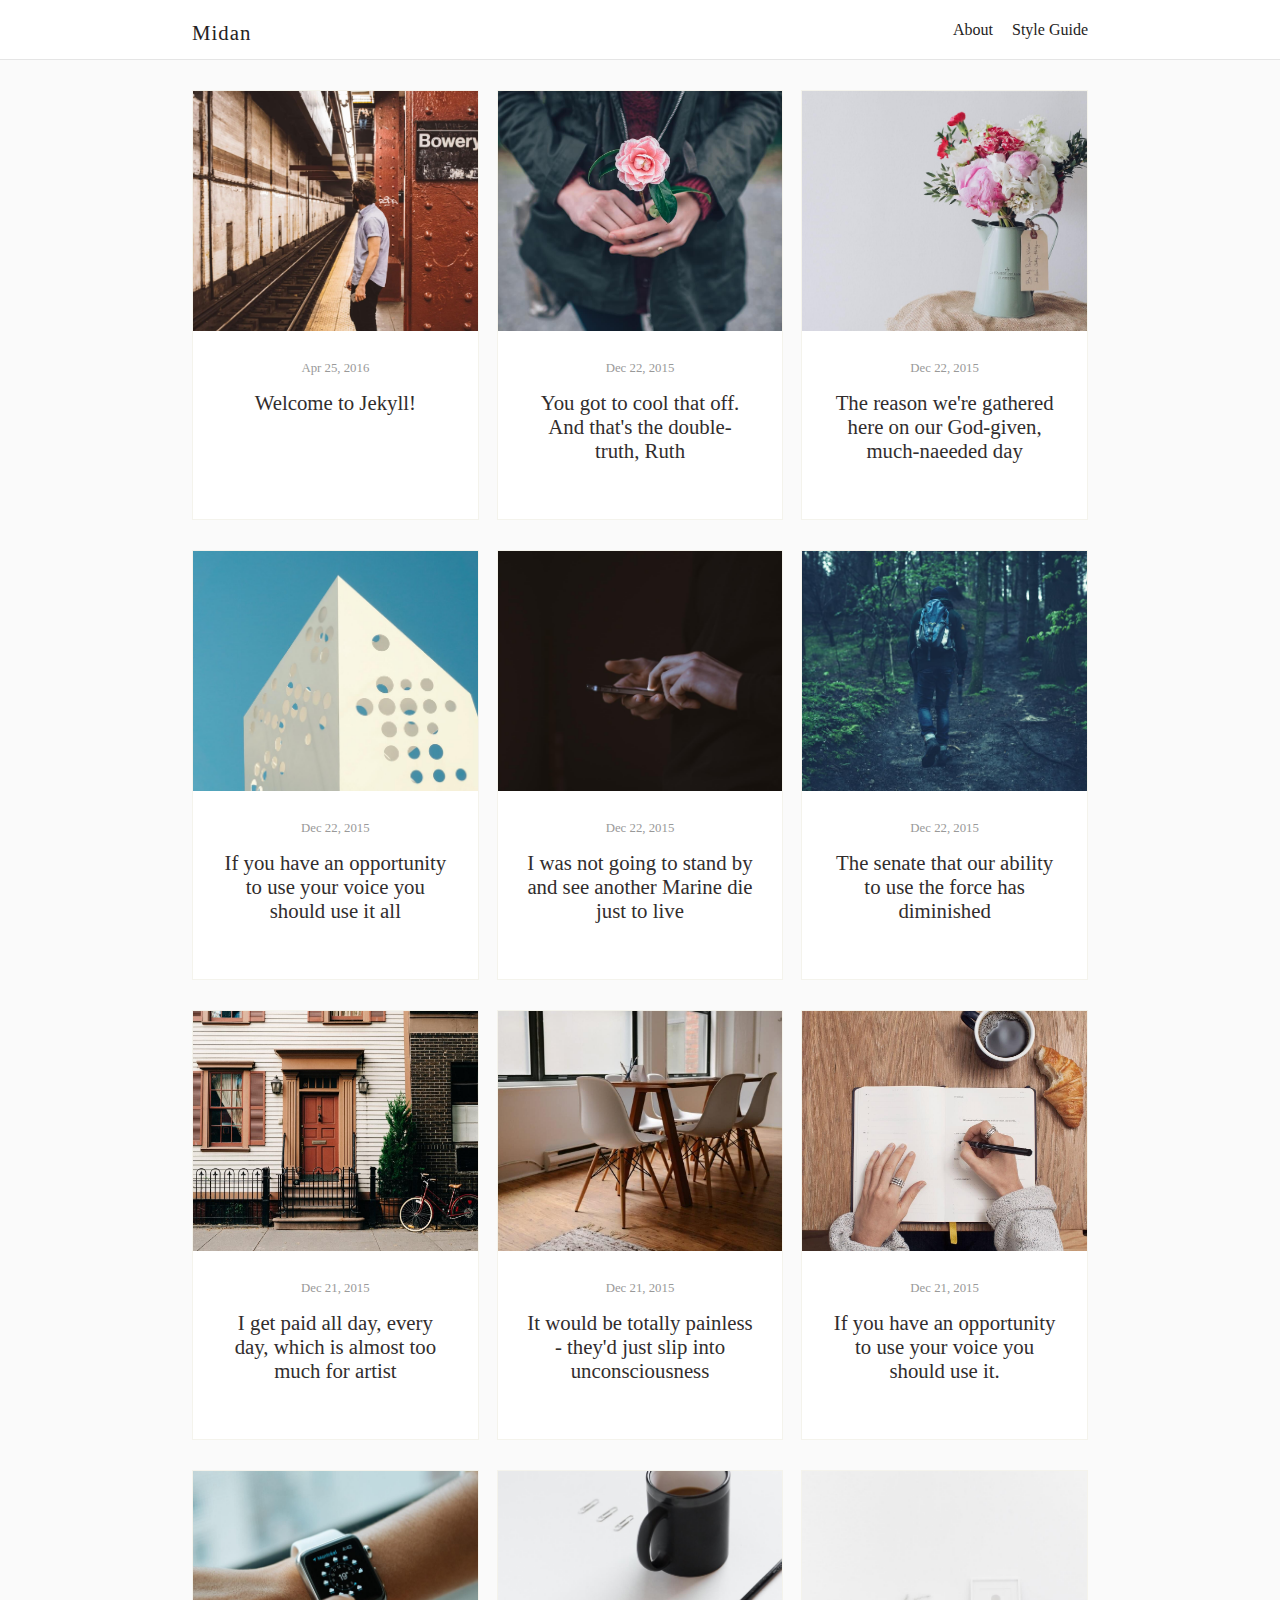
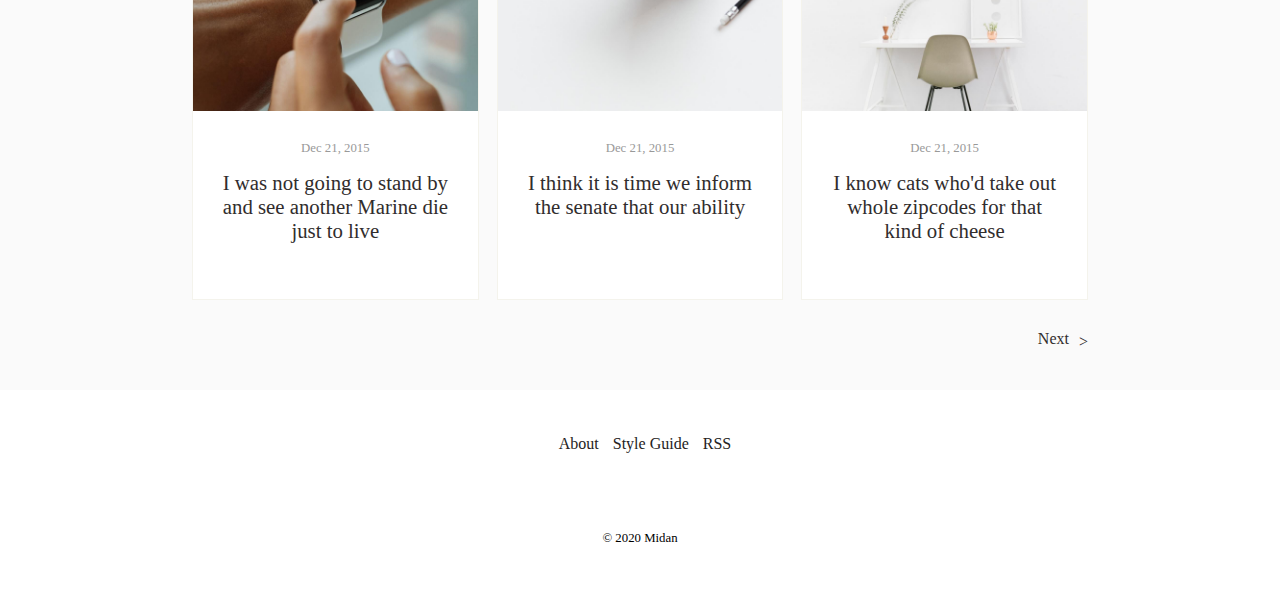
<file: index.html>
<!DOCTYPE html>
<html lang="en">

<head>
    <meta charset="UTF-8" />
    <meta name="viewport" content="width=device-width, initial-scale=1.0" />
    <title>Midan</title>
    <link rel="shortcut icon" href="img/shorcut_icon.png" />
    <!-- Css -->
    <link rel="stylesheet" href="css/style.css" />
    <!-- Fontawsome -->
    <link rel="stylesheet" href="https://use.fontawesome.com/releases/v5.15.1/css/all.css" integrity="sha384-vp86vTRFVJgpjF9jiIGPEEqYqlDwgyBgEF109VFjmqGmIY/Y4HV4d3Gp2irVfcrp" crossorigin="anonymous" />
</head>

<body>
    <!-- header start -->
    <header>
        <div class="container just-space-between flex-center">
            <h1><a href="index.html"> Midan</a></h1>
            <nav>
                <ul>
                    <li><a href="about.html">About</a></li>
                    <li><a href="guide.html">Style Guide</a></li>
                </ul>
            </nav>
        </div>
    </header>
    <!-- header end -->
    <!-- main start -->

    <main>
        <section id="Galerry">
            <div class="container flex-wrap just-space-between">
                <div class="gallery-items direct-column">
                    <div class="gllry-img" style="background-image: url(img/img_1.jpeg)"></div>
                    <span>Apr 25, 2016</span>
                    <h3>Welcome to Jekyll!</h3>
                </div>
                <div class="gallery-items direct-column">
                    <div class="gllry-img" style="background-image: url(img/img_2.jpeg)"></div>
                    <span>Dec 22, 2015</span>
                    <h3>You got to cool that off. And that's the double-truth, Ruth</h3>
                </div>
                <div class="gallery-items direct-column">
                    <div class="gllry-img" style="background-image: url(img/img_3.jpeg)"></div>
                    <span>Dec 22, 2015</span>
                    <h3>
                        The reason we're gathered here on our God-given, much-naeeded day
                    </h3>
                </div>
                <div class="gallery-items direct-column">
                    <div class="gllry-img" style="background-image: url(img/img_4.jpeg)"></div>
                    <span>Dec 22, 2015</span>
                    <h3>
                        If you have an opportunity to use your voice you should use it all
                    </h3>
                </div>
                <div class="gallery-items direct-column">
                    <div class="gllry-img" style="background-image: url(img/img_5.jpeg)"></div>
                    <span>Dec 22, 2015</span>
                    <h3>
                        I was not going to stand by and see another Marine die just to live
                    </h3>
                </div>
                <div class="gallery-items direct-column">
                    <div class="gllry-img" style="background-image: url(img/img_6.jpeg)"></div>
                    <span>Dec 22, 2015</span>
                    <h3>The senate that our ability to use the force has diminished</h3>
                </div>
                <div class="gallery-items direct-column">
                    <div class="gllry-img" style="background-image: url(img/img_7.jpeg)"></div>
                    <span>Dec 21, 2015</span>
                    <h3>
                        I get paid all day, every day, which is almost too much for artist
                    </h3>
                </div>
                <div class="gallery-items direct-column">
                    <div class="gllry-img" style="background-image: url(img/img_8.jpeg)"></div>
                    <span>Dec 21, 2015</span>
                    <h3>
                        It would be totally painless - they'd just slip into unconsciousness
                    </h3>
                </div>
                <div class="gallery-items direct-column">
                    <div class="gllry-img" style="background-image: url(img/img_9.jpeg)"></div>
                    <span>Dec 21, 2015</span>
                    <h3>
                        If you have an opportunity to use your voice you should use it.
                    </h3>
                </div>
                <div class="gallery-items direct-column">
                    <div class="gllry-img" style="background-image: url(img/img_10.jpeg)"></div>
                    <span>Dec 21, 2015</span>
                    <h3>
                        I was not going to stand by and see another Marine die just to live
                    </h3>
                </div>
                <div class="gallery-items direct-column">
                    <div class="gllry-img" style="background-image: url(img/img_11.jpeg)"></div>
                    <span>Dec 21, 2015</span>
                    <h3>I think it is time we inform the senate that our ability</h3>
                </div>
                <div class="gallery-items direct-column">
                    <div class="gllry-img" style="background-image: url(img/img_12.jpeg)"></div>
                    <span>Dec 21, 2015</span>
                    <h3>
                        I know cats who'd take out whole zipcodes for that kind of cheese
                    </h3>
                </div>
                <div class="next-page container just-flex-end">
                    <span>Next</span>
                    <span id="nxt-btn">></span>
                </div>
            </div>
        </section>
    </main>
    <!-- main end -->
    <!-- footer start  -->

    <footer>
        <div class="container flex-center direct-column">
            <div class="foot-nav">
                <nav>
                    <ul>
                        <li><a href="about.html">About</a></li>
                        <li><a href="guide.html">Style Guide</a></li>
                        <li><a href="#">RSS</a></li>
                    </ul>
                </nav>
            </div>
            <div class="foot-social">
                <span><i class="fab fa-twitter"></i></span>
                <span><i class="fab fa-github"></i></span>
                <span><i class="far fa-envelope"></i></span>
            </div>
            <div class="copyright">
                <p>© 2020 Midan</p>
            </div>
        </div>
    </footer>
    <!-- footer end  -->
</body>

</html>
</file>
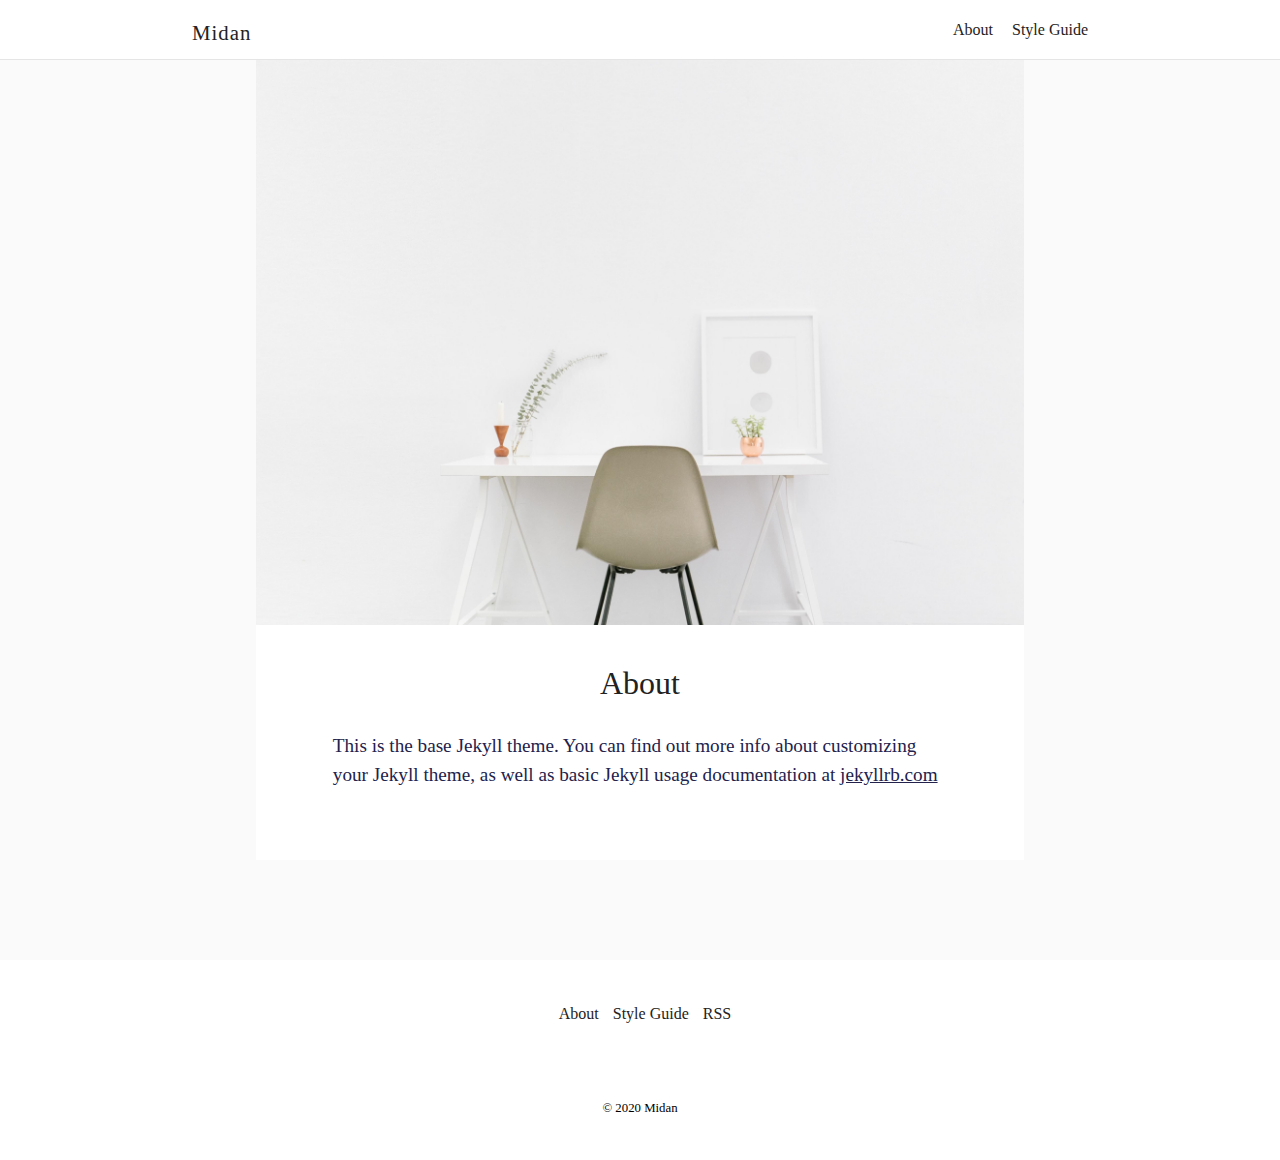
<file: about.html>
<!DOCTYPE html>
<html lang="en">

<head>
    <meta charset="UTF-8" />
    <meta name="viewport" content="width=device-width, initial-scale=1.0" />
    <title>Midan</title>
    <link rel="shortcut icon" href="img/shorcut_icon.png" />
    <!-- Css -->
    <link rel="stylesheet" href="css/style.css" />
    <!-- Fontawsome -->
    <link rel="stylesheet" href="https://use.fontawesome.com/releases/v5.15.1/css/all.css" integrity="sha384-vp86vTRFVJgpjF9jiIGPEEqYqlDwgyBgEF109VFjmqGmIY/Y4HV4d3Gp2irVfcrp" crossorigin="anonymous" />
</head>

<body>
    <!-- header start -->
    <header>
        <div class="container just-space-between flex-center">
            <h1><a href="index.html"> Midan</a></h1>
            <nav>
                <ul>
                    <li><a href="about.html">About</a></li>
                    <li><a href="guide.html">Style Guide</a></li>
                </ul>
            </nav>
        </div>
    </header>
    <!-- header end -->
    <!-- main start -->

    <main>
        <section id="About">
            <div class="container-2">
                <div class="about-items direct-column">
                    <div class="about-img"></div>
                    <h2>About</h2>
                    <p>
                        This is the base Jekyll theme. You can find out more info about customizing your Jekyll theme, as well as basic Jekyll usage documentation at <a href="https://jekyllrb.com/"> jekyllrb.com</a>
                    </p>
                </div>
            </div>
        </section>
    </main>

    <!-- main end -->
    <!-- footer start  -->

    <footer>
        <div class="container flex-center direct-column">
            <div class="foot-nav">
                <nav>
                    <ul>
                        <li><a href="about.html">About</a></li>
                        <li><a href="guide.html">Style Guide</a></li>
                        <li><a href="#">RSS</a></li>
                    </ul>
                </nav>
            </div>
            <div class="foot-social">
                <span><i class="fab fa-twitter"></i></span>
                <span><i class="fab fa-github"></i></span>
                <span><i class="far fa-envelope"></i></span>
            </div>
            <div class="copyright">
                <p>© 2020 Midan</p>
            </div>
        </div>
    </footer>
    <!-- footer end  -->
</body>

</html>
</file>
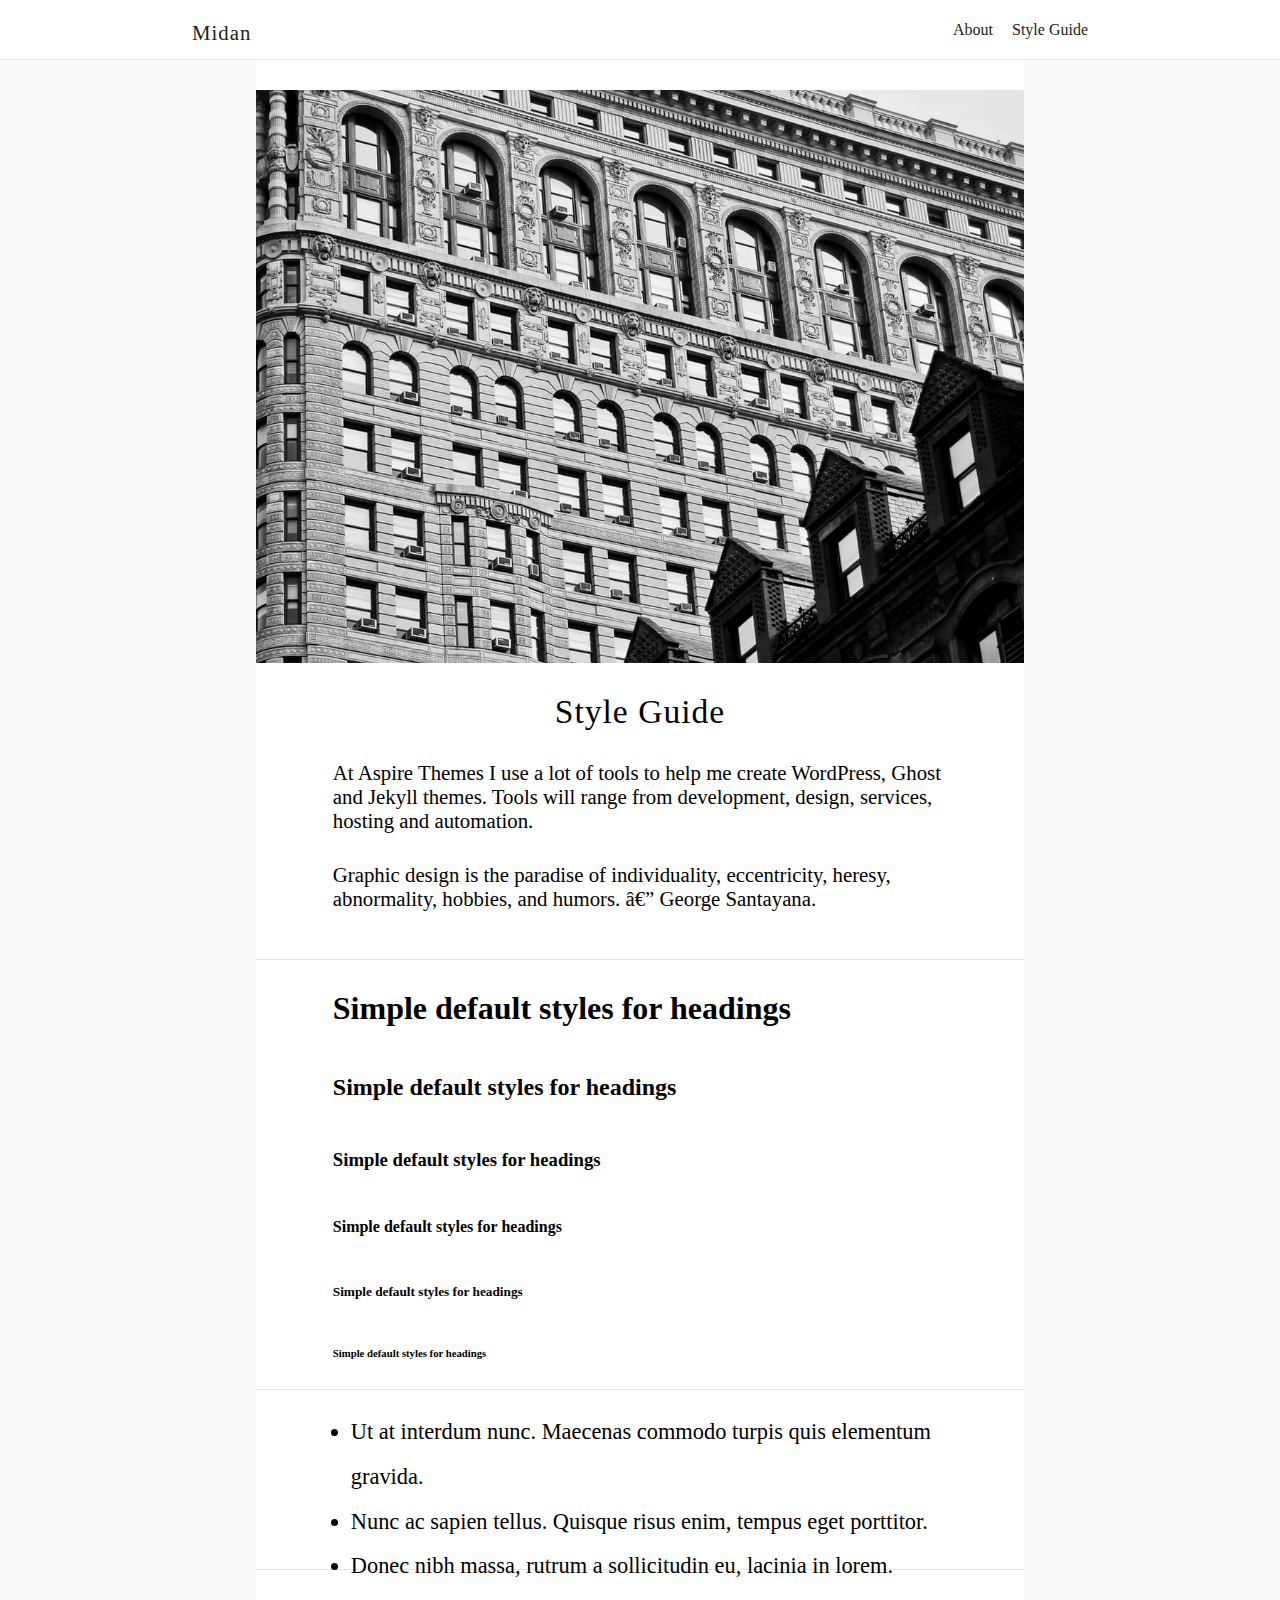
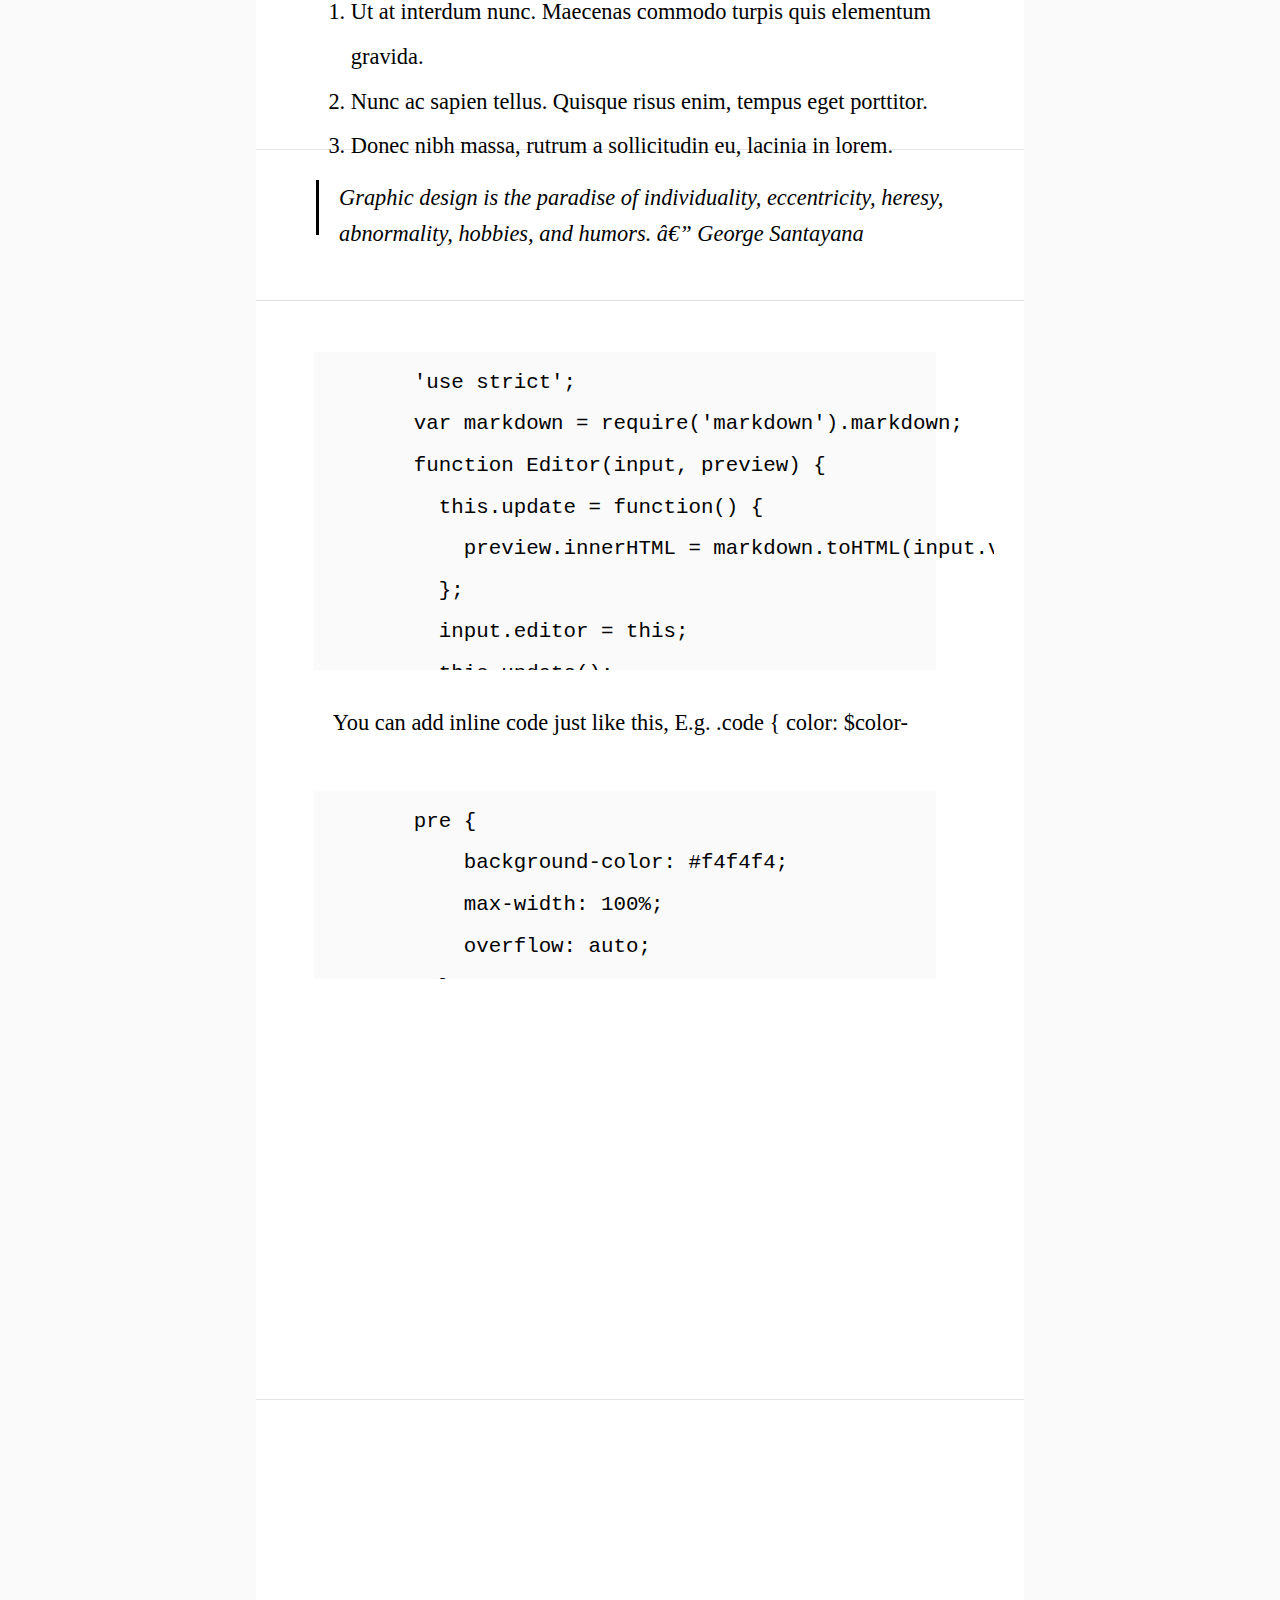
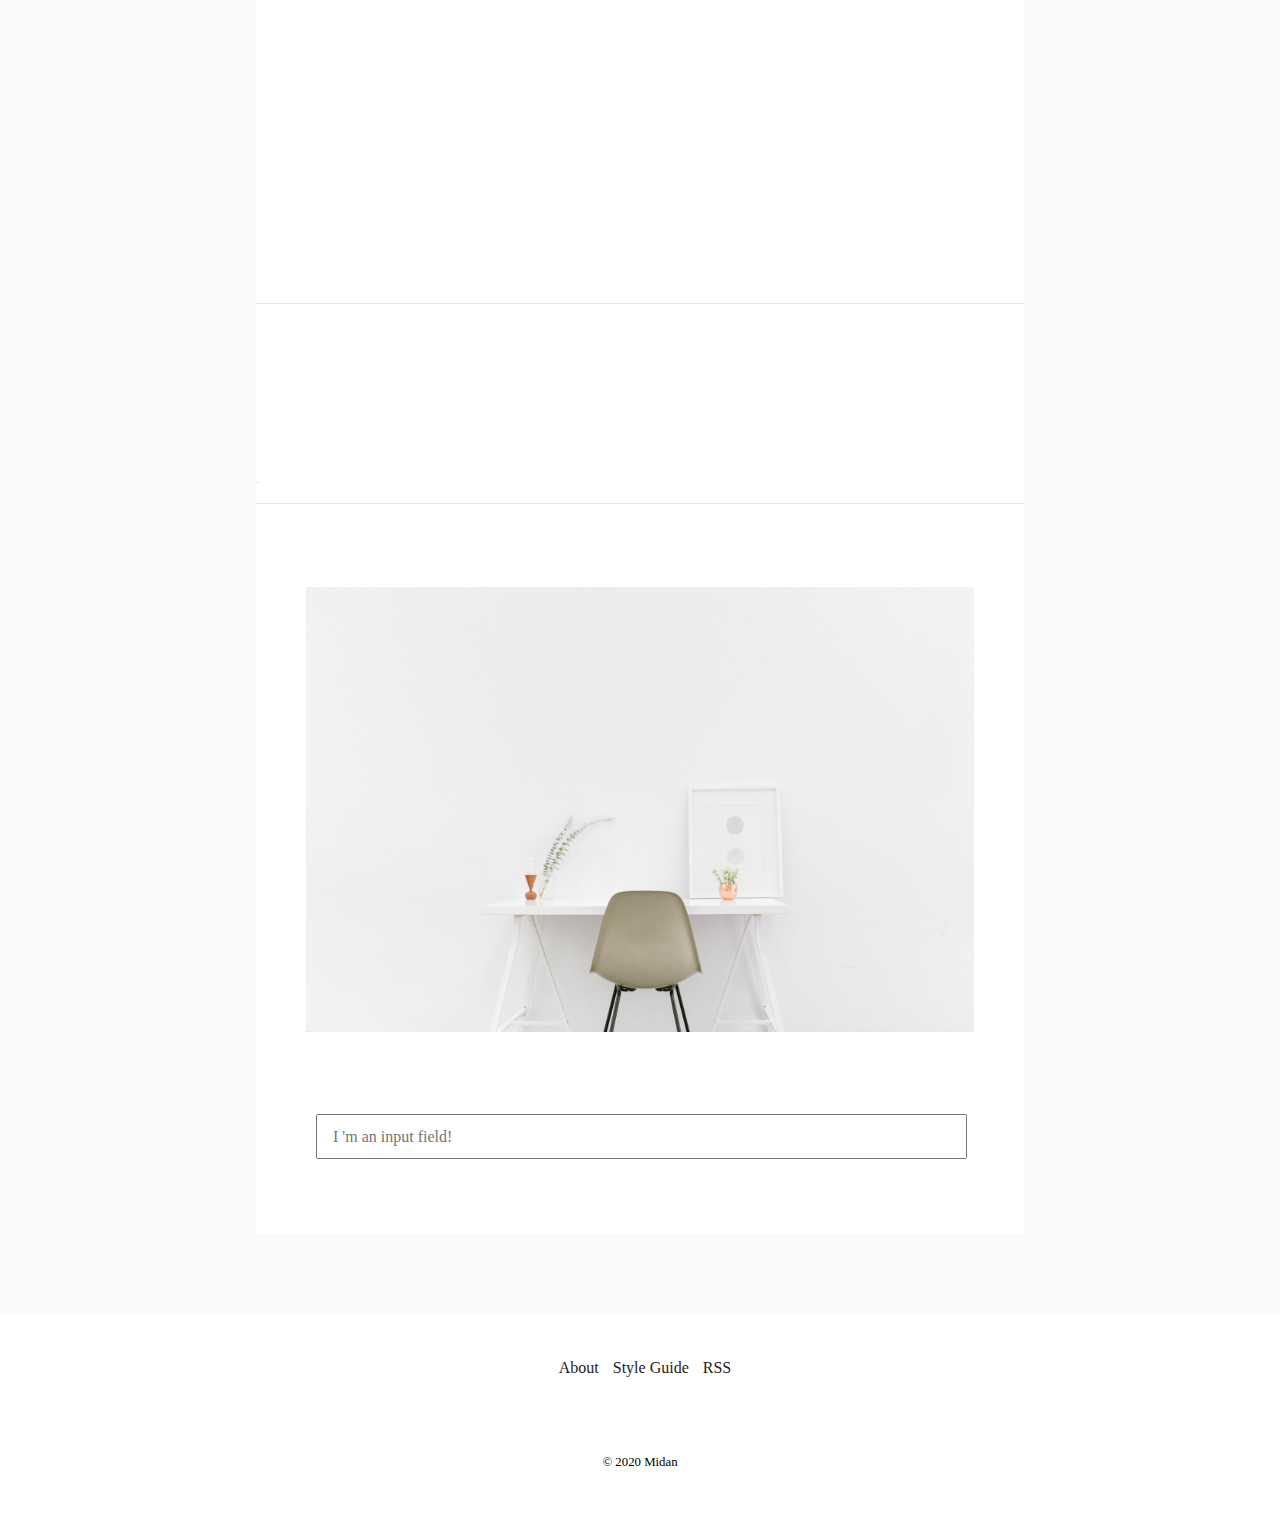
<file: guide.html>
<!DOCTYPE html>
<html lang="en">

<head>
    <meta charset="UTF-8" />
    <meta name="viewport" content="width=device-width, initial-scale=1.0" />
    <title>Midan</title>
    <link rel="shortcut icon" href="img/shorcut_icon.png" />
    <!-- Css -->
    <link rel="stylesheet" href="css/style.css" />
    <!-- Fontawsome -->
    <link rel="stylesheet" href="https://use.fontawesome.com/releases/v5.15.1/css/all.css" integrity="sha384-vp86vTRFVJgpjF9jiIGPEEqYqlDwgyBgEF109VFjmqGmIY/Y4HV4d3Gp2irVfcrp" crossorigin="anonymous" />
</head>

<body>
    <!-- header start -->
    <header>
        <div class="container just-space-between flex-center">
            <h1><a href="index.html"> Midan</a></h1>
            <nav>
                <ul>
                    <li><a href="about.html">About</a></li>
                    <li><a href="guide.html">Style Guide</a></li>
                </ul>
            </nav>
        </div>
    </header>
    <!-- header end -->
    <!-- main start -->

    <main id="StyleGuide">
        <div class="container-2">
            <section id="SliderArea">
                <div class="slider-img"></div>
                <h3>Style Guide</h3>
                <p>
                    At <u>Aspire Themes</u> I use a <strong>lot</strong> of tools to help me create WordPress, Ghost and Jekyll themes. Tools will range from development, design, services, hosting and automation.
                </p>
                <p>
                    Graphic design is the paradise of individuality, eccentricity, heresy, abnormality, hobbies, and humors. â€” George Santayana.
                </p>
            </section>
            <section id="h-Area">
                <div class="h-container">
                    <h1>Simple default styles for headings</h1>
                    <h2>Simple default styles for headings</h2>
                    <h3>Simple default styles for headings</h3>
                    <h4>Simple default styles for headings</h4>
                    <h5>Simple default styles for headings</h5>
                    <h6>Simple default styles for headings</h6>
                </div>
            </section>
            <section id="TxtArea">
                <div class="unordered-list">
                    <ul>
                        <li>
                            Ut at interdum nunc. Maecenas commodo turpis quis elementum gravida.
                        </li>
                        <li>
                            Nunc ac sapien tellus. Quisque risus enim, tempus eget porttitor.
                        </li>
                        <li>
                            Donec nibh massa, rutrum a sollicitudin eu, lacinia in lorem.
                        </li>
                    </ul>
                </div>
                <div class="ordered-list">
                    <ol>
                        <li>
                            Ut at interdum nunc. Maecenas commodo turpis quis elementum gravida.
                        </li>
                        <li>
                            Nunc ac sapien tellus. Quisque risus enim, tempus eget porttitor.
                        </li>
                        <li>
                            Donec nibh massa, rutrum a sollicitudin eu, lacinia in lorem.
                        </li>
                    </ol>
                </div>
                <div class="border-left">
                    <p>
                        Graphic design is the paradise of individuality, eccentricity, heresy, abnormality, hobbies, and humors. â€” George Santayana
                    </p>
                </div>
            </section>
            <section id="iframeArea">
                <div class="iframe-txt">
                    <div class="iframe-js">
                        <iframe src="iframe-1.html" scrolling="no" frameborder="0"></iframe>
                    </div>
                    <div class="txt-p">
                        <p>
                            You can add inline code just like this, E.g.
                            <code> .code { color: $color-white; }</code>
                        </p>
                    </div>
                    <div class="iframe-css">
                        <iframe src="iframe-2.html" scrolling="no" frameborder="0"></iframe>
                    </div>
                    <div class="txt-p2">
                        <p>
                            Cras sed sodales enim. Duis nec erat magna. Sed scelerisque pretium mi et unsplash ullamcorper mauris aliquam ornare fringilla. In luctus commodo quam eget posuere.
                        </p>
                    </div>
                </div>
                <div class="iframe-media">
                    <div class="vimeo">
                        <!-- width="854" height="480"-->
                        <iframe title="vimeo-player" src="https://player.vimeo.com/video/97202679" frameborder="0" allowfullscreen></iframe>
                    </div>
                    <div class="ted">

                        <div style="position: relative; height: 0; padding-bottom: 60.25%">
                            <iframe src="https://embed.ted.com/talks/ted_halstead_a_climate_solution_where_all_sides_can_win" style="
                      position: absolute;
                      left: 0;
                      top: 0;
                      width: 80%;
                      height: 80%;
                     
                    " frameborder="0" scrolling="no" allowfullscreen></iframe>
                        </div>
                    </div>
                </div>
                <div class="audio">
                    <iframe width="100%" height="166" scrolling="no" frameborder="no" allow="autoplay" src="https://w.soundcloud.com/player/?url=https%3A//api.soundcloud.com/tracks/29738591&color=ff5500"></iframe>
                    <div style="font-size: 10px; color: #cccccc;line-break: anywhere;word-break: normal;overflow: hidden;white-space: nowrap;text-overflow: ellipsis; font-family: Interstate,Lucida Grande,Lucida Sans Unicode,Lucida Sans,Garuda,Verdana,Tahoma,sans-serif;font-weight: 100;">
                        <a href="https://soundcloud.com/kvizhinadze" title="Tazo Kvizhinadze" target="_blank" style="color: #cccccc; text-decoration: none;"></a> ·
                        <a href="https://soundcloud.com/kvizhinadze/rain-sound" title="Rain sound" target="_blank" style="color: #cccccc; text-decoration: none;"></a>
                    </div>
                </div>
            </section>

            <section id="ImgInpArea">
                <div class="image-area"></div>
                <div class="input">
                    <input type="text " placeholder="I 'm an input field!" />
                </div>
            </section>
            <section class="bottom"></section>
        </div>
        </div>

    </main>

    <!-- main end -->
    <!-- footer start  -->

    <footer>
        <div class="container flex-center direct-column">
            <div class="foot-nav">
                <nav>
                    <ul>
                        <li><a href="about.html">About</a></li>
                        <li><a href="guide.html">Style Guide</a></li>
                        <li><a href="#">RSS</a></li>
                    </ul>
                </nav>
            </div>
            <div class="foot-social">
                <span><i class="fab fa-twitter"></i></span>
                <span><i class="fab fa-github"></i></span>
                <span><i class="far fa-envelope"></i></span>
            </div>
            <div class="copyright">
                <p>© 2020 Midan</p>
            </div>
        </div>
    </footer>
    <!-- footer end  -->
</body>

</html>
</file>
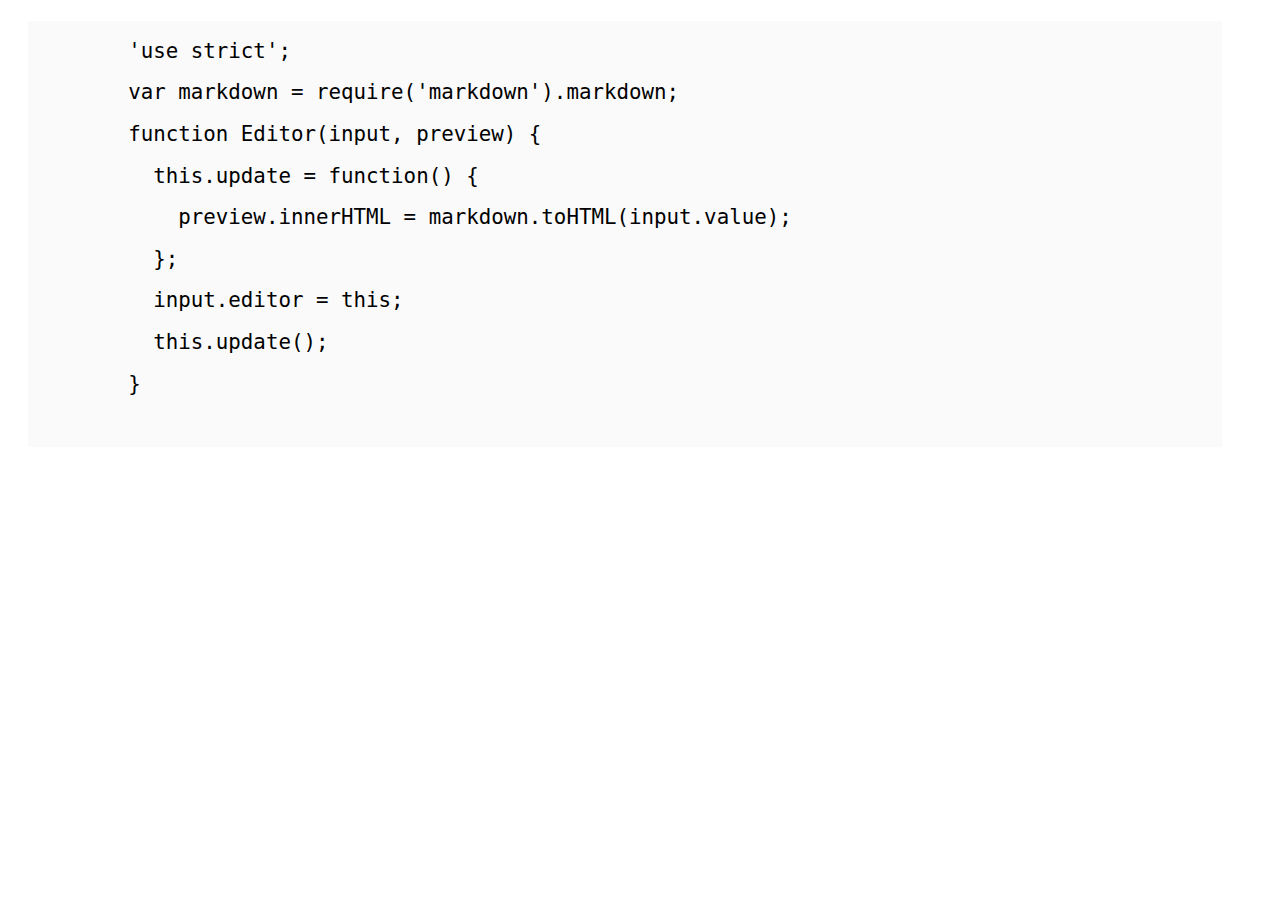
<file: iframe-1.html>
<!DOCTYPE html>
<html lang="en">

<head>
    <meta charset="UTF-8" />
    <meta name="viewport" content="width=device-width, initial-scale=1.0" />
    <title></title>
    <style>
        pre {
            font-size: 1.3rem;
            font-weight: lighter;
            line-height: 2;
            background-color: #fafafa;
            padding-top: 10px;
            margin-left: 20px;
            margin-right: 50px;
        }
    </style>
</head>

<body>
    <pre>
        'use strict';
        var markdown = require('markdown').markdown;
        function Editor(input, preview) { 
          this.update = function() { 
            preview.innerHTML = markdown.toHTML(input.value);
          }; 
          input.editor = this; 
          this.update(); 
        }
    </pre>
</body>

</html>
</file>
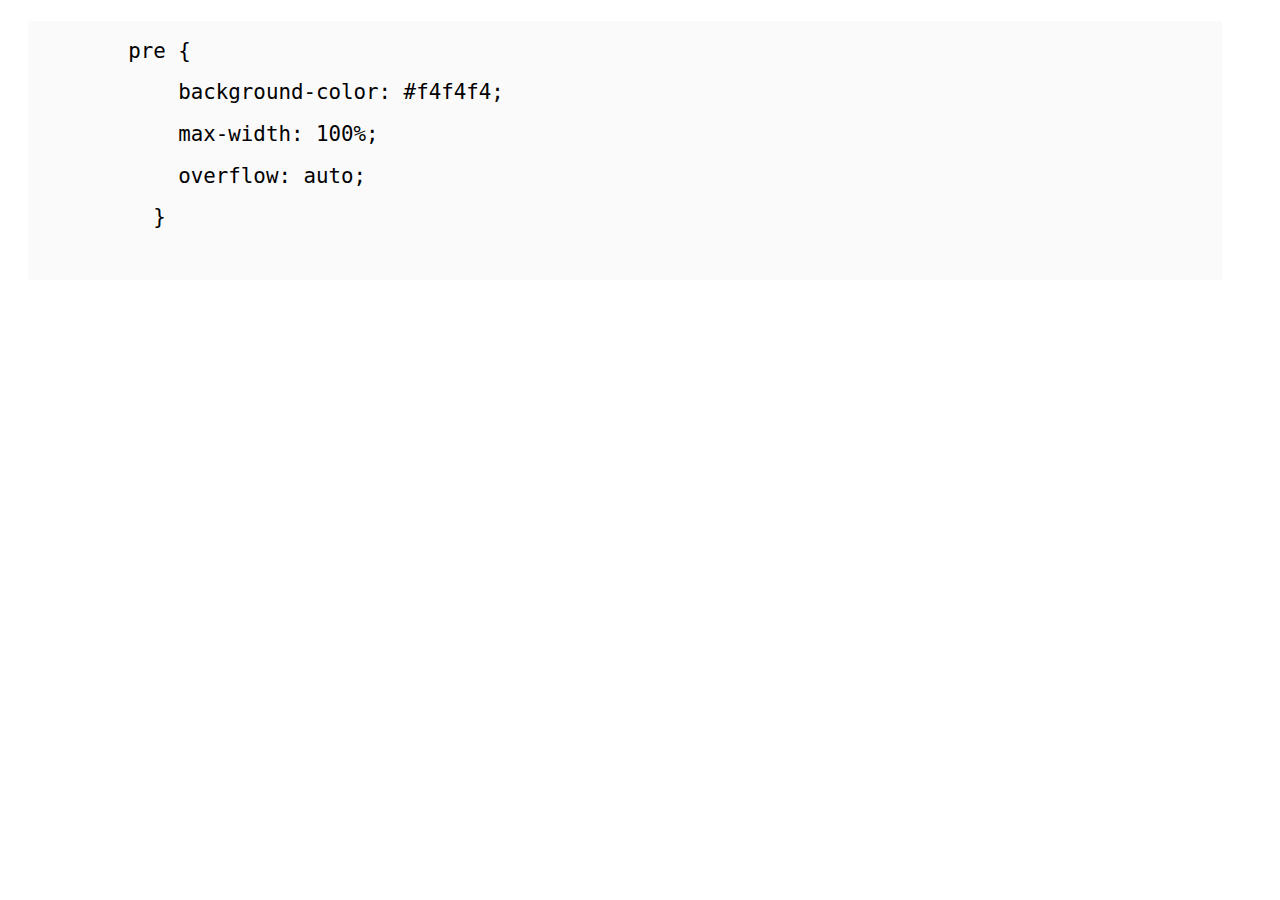
<file: iframe-2.html>
<!DOCTYPE html>
<html lang="en">

<head>
    <meta charset="UTF-8" />
    <meta name="viewport" content="width=device-width, initial-scale=1.0" />
    <title></title>
    <style>
        pre {
            font-size: 1.3rem;
            font-weight: lighter;
            line-height: 2;
            background-color: #fafafa;
            padding-top: 10px;
            margin-left: 20px;
            margin-right: 50px;
        }
    </style>
</head>

<body>
    <pre>
        pre {
            background-color: #f4f4f4;
            max-width: 100%;
            overflow: auto;
          }
    </pre>
</body>

</html>
</file>
<file: css/style.css>
* {
    margin: 0;
    padding: 0;
    box-sizing: border-box;
    text-decoration: none;
    font-family: Cambria, Cochin, Georgia, Times, 'Times New Roman', serif;
}

h1 {
    font-size: 2em;
}

body {
    width: 100%;
    height: auto;
}

.container {
    width: 70%;
    height: 100%;
    margin: 0 auto;
}

.container-2 {
    width: 60%;
    margin: auto;
}

.flex-center {
    display: flex;
    justify-content: center;
    align-items: center;
}

.just-space-between {
    display: flex;
    justify-content: space-between;
}

.just-space-around {
    display: flex;
    justify-content: space-around;
}

.just-flex-end {
    display: flex;
    justify-content: flex-end;
}

.flex-wrap {
    display: flex;
    flex-wrap: wrap;
}

.direct-column {
    display: flex;
    flex-direction: column;
}


/* header start */

header {
    width: 100%;
    height: 60px;
    border-bottom: 1px solid rgba(0, 0, 0, 0.1);
}

header h1 a {
    font-size: 1.3rem;
    font-weight: 400;
    letter-spacing: 1px;
    color: #242222;
}

header h1 a:hover {
    color: #666363;
    cursor: pointer;
}

header ul li {
    display: inline-block;
    margin-left: 15px;
}

header ul li a {
    color: #242222;
    font-size: 1rem;
    font-weight: 300;
}

header ul li a:hover {
    text-decoration: underline yellow;
}


/* header end */


/* main start */

section {
    width: 100%;
    height: auto;
    background-color: #fafafa;
}

.gallery-items {
    width: 32%;
    height: 430px;
    background-color: #ffffff;
    margin-top: 30px;
    border: 1px solid rgba(150, 135, 68, 0.1);
    cursor: pointer;
}

.gallery-items:hover h3 {
    text-decoration: underline solid yellow;
}

.gllry-img {
    max-width: 100%;
    height: 240px;
    margin-bottom: 30px;
    background-size: cover;
    background-position: center center;
    background-repeat: no-repeat;
}


/* gallery images start */


/* gallery images end */

.gallery-items span,
.gallery-items h3 {
    display: block;
    width: 80%;
    text-align: center;
    margin: 0 auto 15px auto;
}

.gallery-items span {
    font-size: 0.8rem;
    color: #999999;
}

.gallery-items h3 {
    font-size: 1.3rem;
    color: rgb(49, 45, 45);
    font-weight: 400;
}

.next-page {
    width: 100%;
    height: 60px;
    margin-top: 30px;
}

.next-page span {
    color: rgb(49, 45, 45);
    font-size: 1rem;
    font-weight: 300;
    display: inline-block;
    margin-left: 10px;
    cursor: pointer;
}

.next-page:hover {
    opacity: 0.7;
}

#nxt-btn {
    margin-top: 3px;
}


/* main end */


/* footer start */

footer {
    width: 100%;
    height: 200px;
}

.foot-nav {
    margin-bottom: 30px;
}

.foot-nav ul li {
    display: inline-block;
    margin-left: 10px;
}

.foot-nav ul li a {
    color: #242222;
    font-size: 1rem;
    font-weight: 300;
}

.foot-nav ul li a:hover {
    text-decoration: underline solid yellow;
}

.foot-social {
    margin-bottom: 30px;
}

.foot-social span i {
    display: inline-block;
    margin-left: 10px;
}

.foot-social span i:hover {
    cursor: pointer;
    opacity: 0.7;
}

.copyright {
    font-size: 0.8rem;
}


/* footer end */


/* about start */

#About {
    width: 100%;
    height: 900px;
    background-color: #fafafa;
    padding-bottom: 150px;
}

.about-items {
    width: 100%;
    height: 800px;
    background: #ffffff;
    padding-bottom: 70px;
}

.about-img {
    width: 100%;
    height: 85%;
    background: url(../img/about.jpeg) no-repeat;
    background-position: center center;
    background-size: cover;
}

#About h2 {
    font-size: 2rem;
    font-weight: 500;
    margin: 40px auto 0 auto;
    color: #222222;
}

#About p {
    line-height: 1.5;
    font-size: 1.2rem;
    font-weight: 300;
    width: 80%;
    margin: 30px auto 0 auto;
    color: #22224c;
}

#About p a {
    color: #22224c;
    text-decoration: underline;
    transition: .3s;
}

#About p a:hover {
    opacity: 0.7;
}


/* about end */


/* guide start */

#StyleGuide {
    width: 100%;
    height: auto;
    background: #fafafa;
}


/* slider area */

#SliderArea {
    width: 100%;
    height: 900px;
    background-color: aqua;
    background: #ffffff;
    padding-top: 30px;
    padding-bottom: 50px;
    border-bottom: 1px solid rgba(0, 0, 0, 0.1);
}

.slider-img {
    width: 100%;
    height: 70%;
    background: url(../img/styleguide.jpg) no-repeat;
    background-size: cover;
    background-position: center center;
}

#SliderArea h3 {
    width: 100%;
    text-align: center;
    margin-top: 30px;
    font-size: 2.1rem;
    font-weight: 400;
    letter-spacing: 1px;
}

#SliderArea p {
    width: 80%;
    margin: 0 auto;
    margin-top: 30px;
    font-size: 1.3rem;
    font-weight: 300;
}


/* h-area */

#h-Area {
    width: 100%;
    height: 430px;
    padding: 30px 0;
    border-bottom: 1px solid rgba(0, 0, 0, 0.1);
    background-color: #ffffff;
}

.h-container {
    width: 80%;
    height: 100%;
    margin: 0 auto;
    display: flex;
    flex-direction: column;
    justify-content: space-between;
}


/* ordered list, unordered list */

.ordered-list,
.unordered-list {
    width: 100%;
    height: 180px;
    background: #ffffff;
    padding: 20px 0;
    border-bottom: 1px solid rgba(0, 0, 0, 0.1);
}

.ordered-list ol,
.unordered-list ul {
    width: 80%;
    height: auto;
    margin: 0 auto;
    padding-left: 18px;
}

.ordered-list ol li,
.unordered-list ul li {
    font-size: 1.4rem;
    font-weight: 300;
    line-height: 2;
}


/* border left */

.border-left {
    width: 100%;
    height: 150px;
    background: #ffffff;
    padding-top: 30px;
}

.border-left p {
    width: 90%;
    height: 55px;
    margin-left: 60px;
    padding-left: 20px;
    border-left: 3px solid #000000;
    font-size: 1.4rem;
    line-height: 1.6;
    font-style: italic;
}

.border-left p em {
    display: block;
}

#iframeArea {
    width: 100%;
    height: auto;
}


/* iframe-txt */

.iframe-txt {
    width: 100%;
    height: 700px;
    margin: 0 auto;
}

.iframe-js {
    width: 100%;
    height: 400px;
    margin: 0 auto;
    border-top: 1px solid rgba(0, 0, 0, 0.1);
}

.iframe-js iframe,
.iframe-css iframe {
    width: 100%;
    height: 100%;
    padding: 30px 30px;
    background: #ffffff;
}

.txt-p {
    width: 100%;
    height: 40px;
    background: #ffffff;
}

.txt-p p {
    width: 80%;
    height: 80%;
    margin: 0 auto;
    padding-top: 10px;
    font-size: 1.4rem;
}

.iframe-css {
    width: 100%;
    height: 270px;
    border-bottom: 1px solid rgba(0, 0, 0, 0.1);
}

.txt-p2 {
    width: 100%;
    /* height: 16vh; */
    height: 200px;
    background: #ffffff;
    padding-top: 20px;
    border-bottom: 1px solid rgba(0, 0, 0, 0.1);
}

.txt-p2 p {
    width: 90%;
    height: 100%;
    margin: 0 auto;
    padding-top: 10px;
    font-size: 1.4rem;
}


/* iframe-media */

.iframe-media {
    width: 100%;
    height: auto;
    background: #ffffff;
}

.vimeo iframe {
    width: 100%;
    height: 400px;
    margin: 0 auto;
    padding: 30px 0;
    background-color: #ffffff;
    border-bottom: 1px solid rgba(0, 0, 0, 0.1);
}

.ted {
    width: 100%;
    height: 500px;
    border-bottom: 1px solid rgba(0, 0, 0, 0.1);
}

.ted iframe {
    width: 80%;
    height: 400px;
    margin: 0px 0px 0 90px;
    padding: 30px 5px;
}

.audio {
    width: 100%;
    height: 200px;
    background: #ffffff;
    border-bottom: 1px solid rgba(0, 0, 0, 0.1);
}

.audio iframe {
    width: 80%;
    height: 70%;
    margin-left: 90px;
    margin-top: 30px;
}


/* image input area */

#ImgInpArea {
    width: 100%;
    height: 730px;
    padding: 50px;
    padding-top: 20px;
    margin-bottom: 10px;
    background-color: #ffffff;
}

.image-area {
    width: 100%;
    height: 530px;
    background: url(../img/about.jpeg) no-repeat;
    background-size: contain;
    background-position: center center;
    margin-bottom: 20px;
    margin-top: 20px;
}

.input input {
    width: 97.5%;
    height: 45px;
    margin-left: 10px;
    margin-top: 20px;
    padding: 15px;
    font-size: 1rem;
}

.bottom {
    width: 100%;
    height: 70px;
    background-color: #fafafa;
}


/* guide end */
</file>
